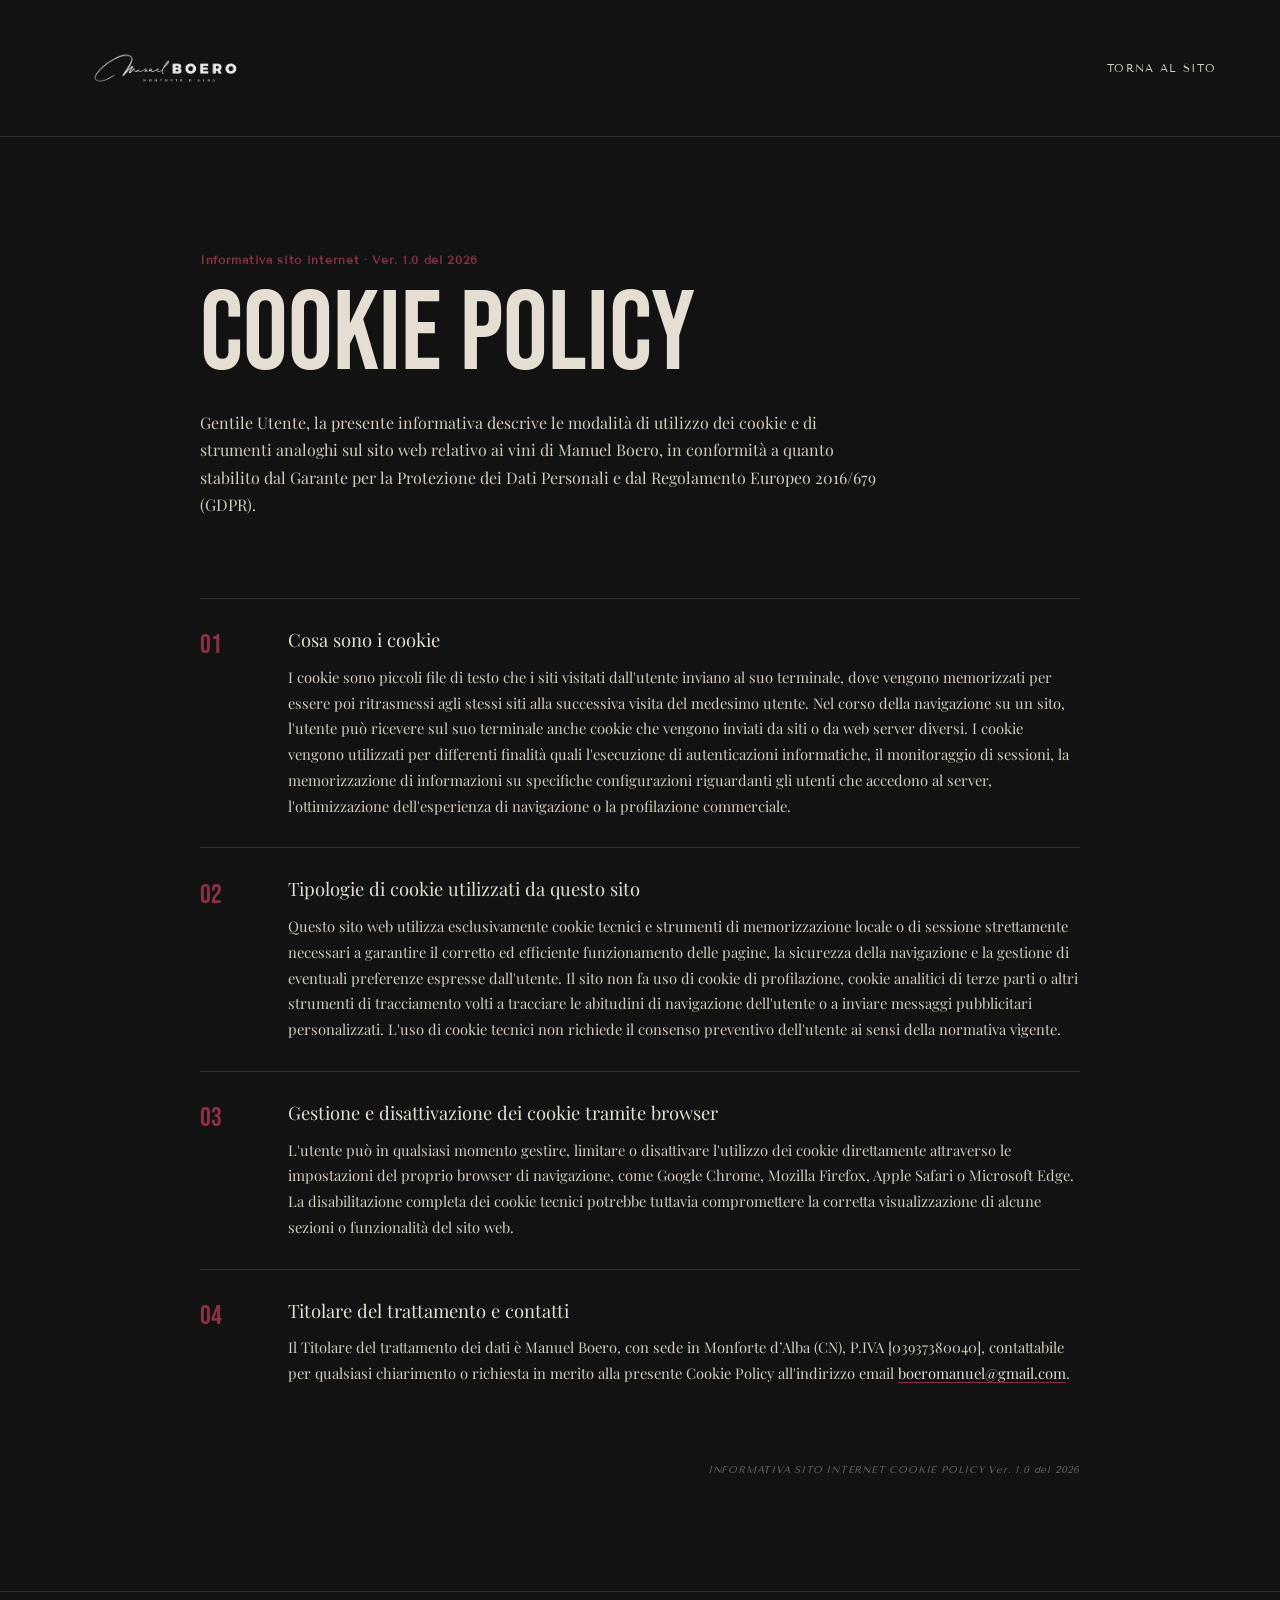
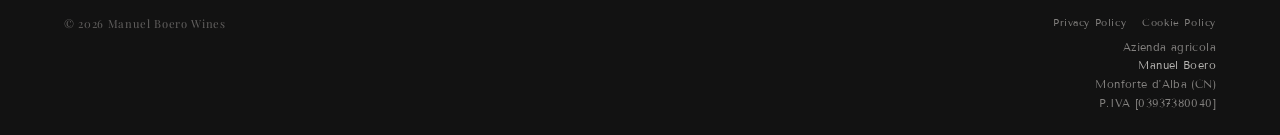
<file: cookie-policy.html>
<!DOCTYPE html>
<html lang="it">
<head>
  <meta charset="UTF-8" />
  <meta name="viewport" content="width=device-width, initial-scale=1.0" />
  <meta name="description" content="Informativa sull'uso dei cookie sul sito Manuel Boero Wines." />
  <meta name="robots" content="index, follow" />
  <title>Cookie Policy — Manuel Boero Wines</title>
  <link rel="preconnect" href="https://fonts.googleapis.com" />
  <link rel="preconnect" href="https://fonts.gstatic.com" crossorigin />
  <link href="https://fonts.googleapis.com/css2?family=Bebas+Neue&family=Playfair+Display:ital,wght@0,400;0,700;1,400&family=Tenor+Sans&family=Jost:wght@300;400;500&display=swap" rel="stylesheet" />
  <link rel="stylesheet" href="style.css" />
</head>
<body class="privacy-page">
  <header class="privacy-header">
    <a href="index.html#hero" aria-label="Torna al sito Manuel Boero Wines">
      <img class="privacy-logo" src="photos/manuel-boero-logo-white.png" alt="Manuel Boero — Monforte d'Alba" />
    </a>
    <a class="privacy-back" href="index.html#hero">Torna al sito</a>
  </header>

  <main class="privacy-main">
    <p class="privacy-kicker">Informativa sito internet · Ver. 1.0 del 2026</p>
    <h1 class="privacy-title">Cookie Policy</h1>
    <p class="privacy-lead">Gentile Utente, la presente informativa descrive le modalità di utilizzo dei cookie e di strumenti analoghi sul sito web relativo ai vini di Manuel Boero, in conformità a quanto stabilito dal Garante per la Protezione dei Dati Personali e dal Regolamento Europeo 2016/679 (GDPR).</p>

    <section class="privacy-section" aria-labelledby="cookie-definition">
      <span class="privacy-number" aria-hidden="true">01</span>
      <div>
        <h2 id="cookie-definition">Cosa sono i cookie</h2>
        <p>I cookie sono piccoli file di testo che i siti visitati dall'utente inviano al suo terminale, dove vengono memorizzati per essere poi ritrasmessi agli stessi siti alla successiva visita del medesimo utente. Nel corso della navigazione su un sito, l'utente può ricevere sul suo terminale anche cookie che vengono inviati da siti o da web server diversi. I cookie vengono utilizzati per differenti finalità quali l'esecuzione di autenticazioni informatiche, il monitoraggio di sessioni, la memorizzazione di informazioni su specifiche configurazioni riguardanti gli utenti che accedono al server, l'ottimizzazione dell'esperienza di navigazione o la profilazione commerciale.</p>
      </div>
    </section>

    <section class="privacy-section" aria-labelledby="cookie-types">
      <span class="privacy-number" aria-hidden="true">02</span>
      <div>
        <h2 id="cookie-types">Tipologie di cookie utilizzati da questo sito</h2>
        <p>Questo sito web utilizza esclusivamente cookie tecnici e strumenti di memorizzazione locale o di sessione strettamente necessari a garantire il corretto ed efficiente funzionamento delle pagine, la sicurezza della navigazione e la gestione di eventuali preferenze espresse dall'utente. Il sito non fa uso di cookie di profilazione, cookie analitici di terze parti o altri strumenti di tracciamento volti a tracciare le abitudini di navigazione dell'utente o a inviare messaggi pubblicitari personalizzati. L'uso di cookie tecnici non richiede il consenso preventivo dell'utente ai sensi della normativa vigente.</p>
      </div>
    </section>

    <section class="privacy-section" aria-labelledby="cookie-management">
      <span class="privacy-number" aria-hidden="true">03</span>
      <div>
        <h2 id="cookie-management">Gestione e disattivazione dei cookie tramite browser</h2>
        <p>L'utente può in qualsiasi momento gestire, limitare o disattivare l'utilizzo dei cookie direttamente attraverso le impostazioni del proprio browser di navigazione, come Google Chrome, Mozilla Firefox, Apple Safari o Microsoft Edge. La disabilitazione completa dei cookie tecnici potrebbe tuttavia compromettere la corretta visualizzazione di alcune sezioni o funzionalità del sito web.</p>
      </div>
    </section>

    <section class="privacy-section" aria-labelledby="cookie-controller">
      <span class="privacy-number" aria-hidden="true">04</span>
      <div>
        <h2 id="cookie-controller">Titolare del trattamento e contatti</h2>
        <p>Il Titolare del trattamento dei dati è Manuel Boero, con sede in Monforte d’Alba (CN), P.IVA [03937380040], contattabile per qualsiasi chiarimento o richiesta in merito alla presente Cookie Policy all'indirizzo email <a href="mailto:boeromanuel@gmail.com">boeromanuel@gmail.com</a>.</p>
      </div>
    </section>

    <p class="privacy-version"><em>INFORMATIVA SITO INTERNET COOKIE POLICY Ver. 1.0 del 2026</em></p>
  </main>

  <footer class="privacy-footer">
    <div class="footer-inner">
      <div class="footer-brand">
        <p class="footer-copy">© 2026 Manuel Boero Wines</p>
      </div>
      <div class="footer-meta">
        <nav class="footer-legal-links" aria-label="Informative legali">
          <a class="footer-privacy" href="privacy-policy.html">Privacy Policy</a>
          <a class="footer-privacy" href="cookie-policy.html">Cookie Policy</a>
        </nav>
        <address class="footer-address">
          <span>Azienda agricola</span>
          <strong>Manuel Boero</strong>
          <span>Monforte d'Alba (CN)</span>
          <span>P.IVA [03937380040]</span>
        </address>
      </div>
    </div>
  </footer>
</body>
</html>
</file>
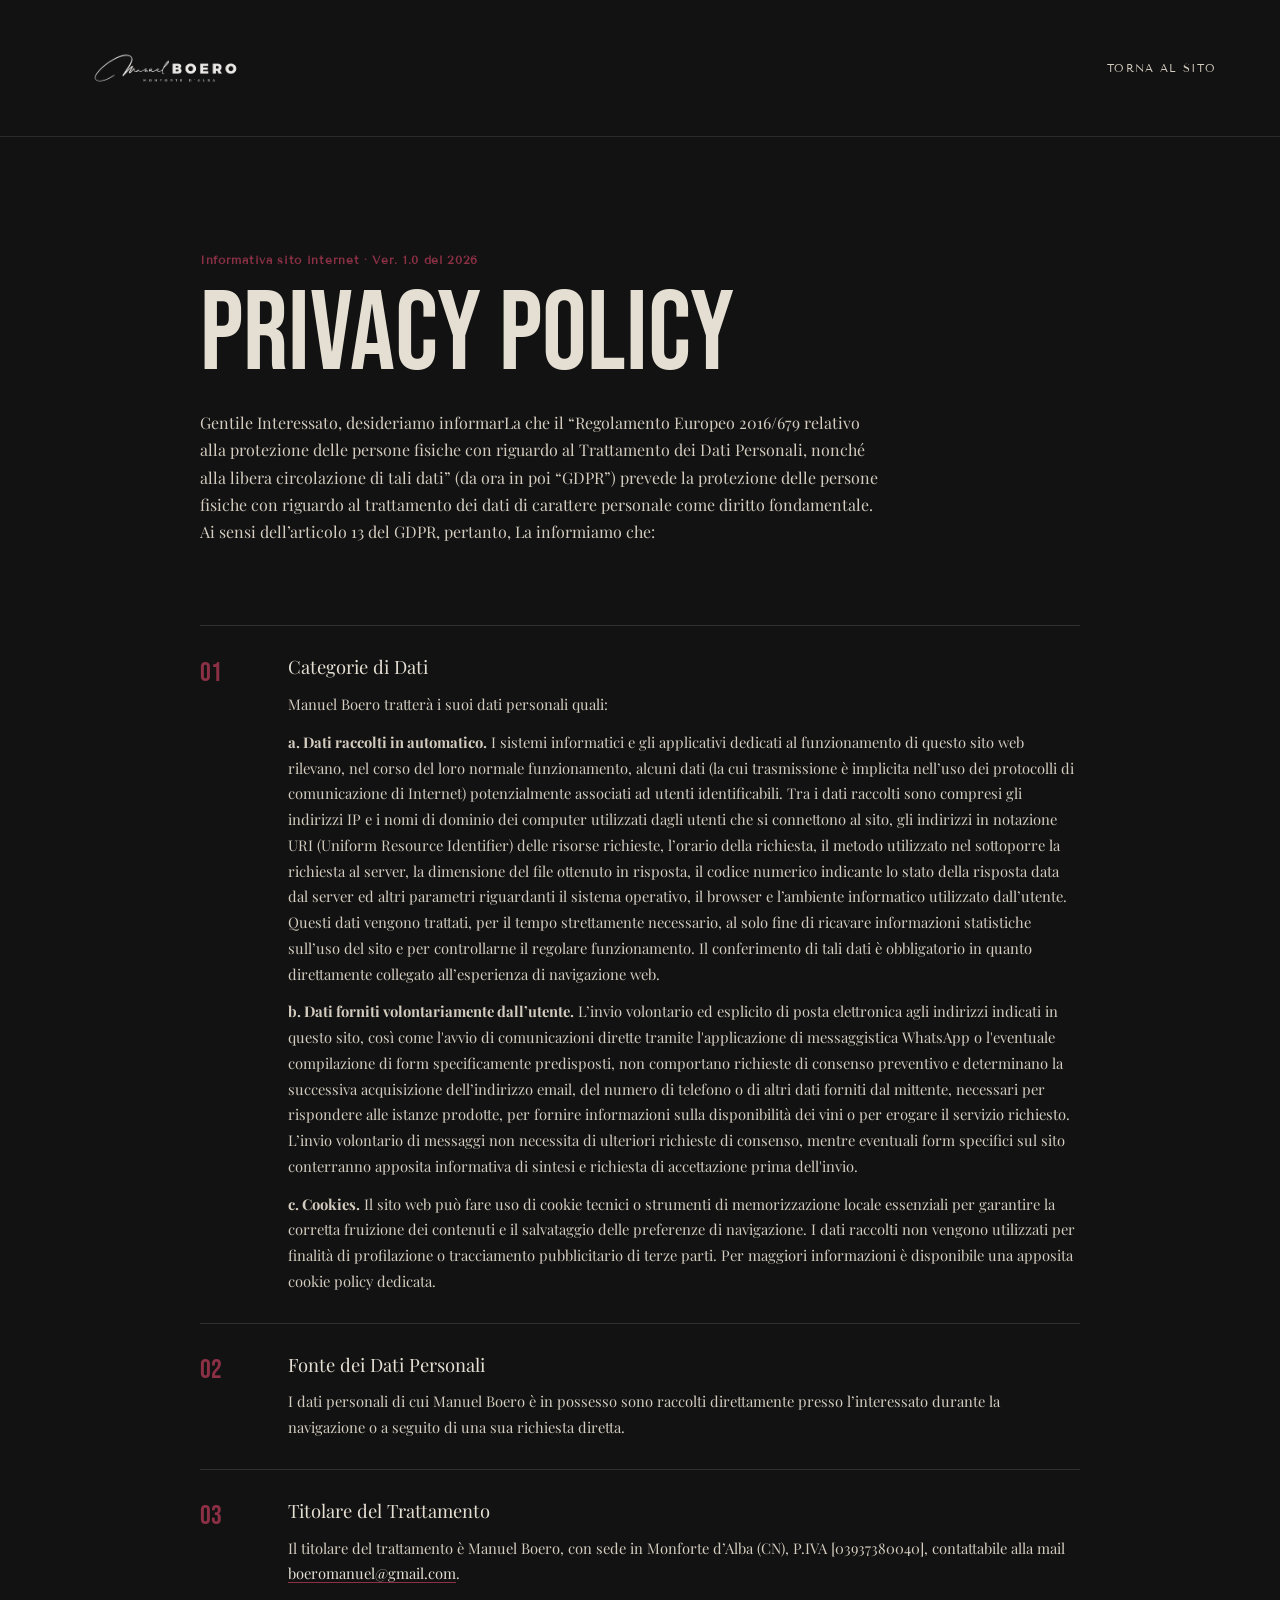
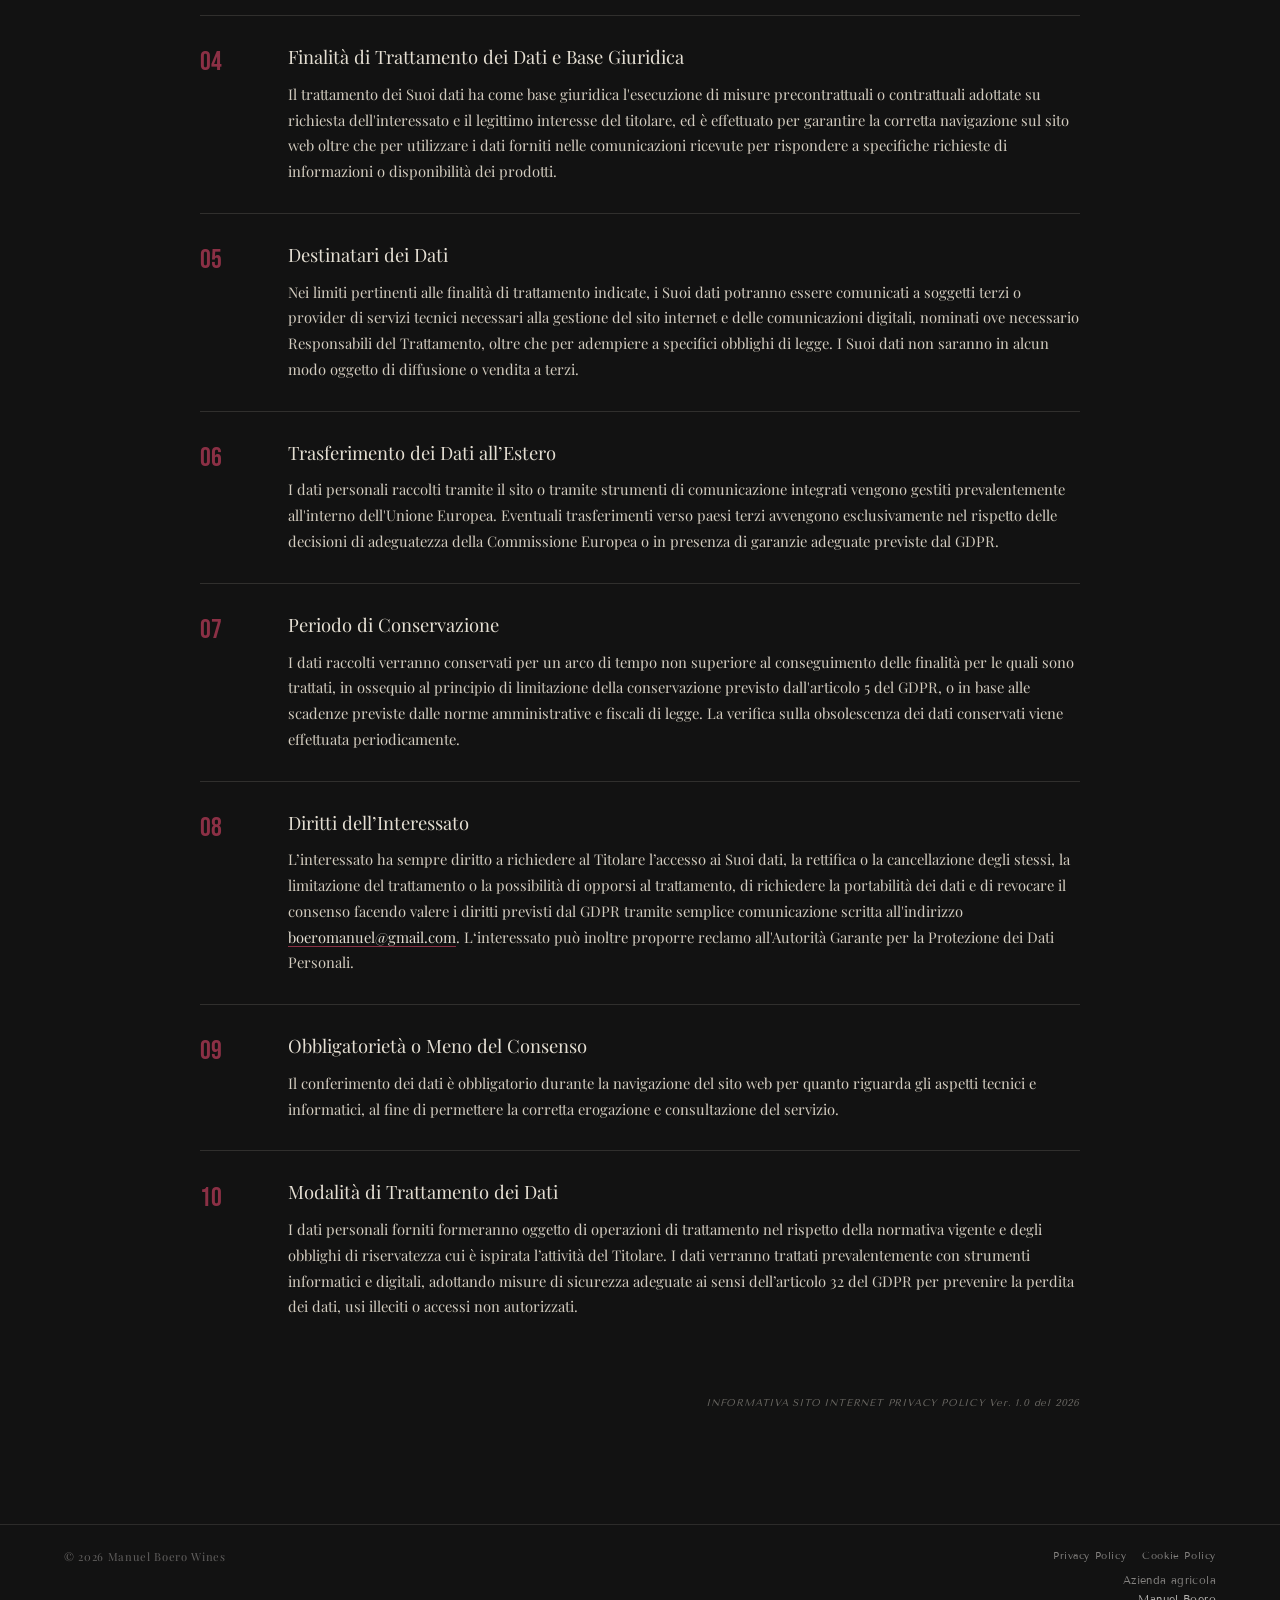
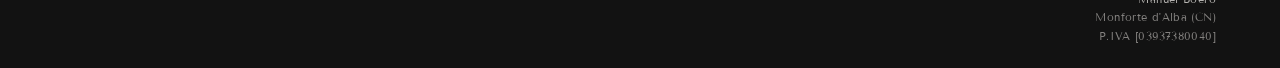
<file: privacy-policy.html>
<!DOCTYPE html>
<html lang="it">
<head>
  <meta charset="UTF-8" />
  <meta name="viewport" content="width=device-width, initial-scale=1.0" />
  <meta name="description" content="Informativa sul trattamento dei dati personali del sito Manuel Boero Wines ai sensi del Regolamento UE 2016/679 (GDPR)." />
  <meta name="robots" content="index, follow" />
  <title>Privacy Policy — Manuel Boero Wines</title>
  <link rel="preconnect" href="https://fonts.googleapis.com" />
  <link rel="preconnect" href="https://fonts.gstatic.com" crossorigin />
  <link href="https://fonts.googleapis.com/css2?family=Bebas+Neue&family=Playfair+Display:ital,wght@0,400;0,700;1,400&family=Tenor+Sans&family=Jost:wght@300;400;500&display=swap" rel="stylesheet" />
  <link rel="stylesheet" href="style.css" />
</head>
<body class="privacy-page">
  <header class="privacy-header">
    <a href="index.html#hero" aria-label="Torna al sito Manuel Boero Wines">
      <img class="privacy-logo" src="photos/manuel-boero-logo-white.png" alt="Manuel Boero — Monforte d'Alba" />
    </a>
    <a class="privacy-back" href="index.html#hero">Torna al sito</a>
  </header>

  <main class="privacy-main">
    <p class="privacy-kicker">Informativa sito internet · Ver. 1.0 del 2026</p>
    <h1 class="privacy-title">Privacy Policy</h1>
    <p class="privacy-lead">Gentile Interessato, desideriamo informarLa che il “Regolamento Europeo 2016/679 relativo alla protezione delle persone fisiche con riguardo al Trattamento dei Dati Personali, nonché alla libera circolazione di tali dati” (da ora in poi “GDPR”) prevede la protezione delle persone fisiche con riguardo al trattamento dei dati di carattere personale come diritto fondamentale. Ai sensi dell’articolo 13 del GDPR, pertanto, La informiamo che:</p>

    <section class="privacy-section" aria-labelledby="privacy-categories">
      <span class="privacy-number" aria-hidden="true">01</span>
      <div>
        <h2 id="privacy-categories">Categorie di Dati</h2>
        <p>Manuel Boero tratterà i suoi dati personali quali:</p>
        <p><strong>a. Dati raccolti in automatico.</strong> I sistemi informatici e gli applicativi dedicati al funzionamento di questo sito web rilevano, nel corso del loro normale funzionamento, alcuni dati (la cui trasmissione è implicita nell’uso dei protocolli di comunicazione di Internet) potenzialmente associati ad utenti identificabili. Tra i dati raccolti sono compresi gli indirizzi IP e i nomi di dominio dei computer utilizzati dagli utenti che si connettono al sito, gli indirizzi in notazione URI (Uniform Resource Identifier) delle risorse richieste, l’orario della richiesta, il metodo utilizzato nel sottoporre la richiesta al server, la dimensione del file ottenuto in risposta, il codice numerico indicante lo stato della risposta data dal server ed altri parametri riguardanti il sistema operativo, il browser e l’ambiente informatico utilizzato dall’utente. Questi dati vengono trattati, per il tempo strettamente necessario, al solo fine di ricavare informazioni statistiche sull’uso del sito e per controllarne il regolare funzionamento. Il conferimento di tali dati è obbligatorio in quanto direttamente collegato all’esperienza di navigazione web.</p>
        <p><strong>b. Dati forniti volontariamente dall’utente.</strong> L’invio volontario ed esplicito di posta elettronica agli indirizzi indicati in questo sito, così come l'avvio di comunicazioni dirette tramite l'applicazione di messaggistica WhatsApp o l'eventuale compilazione di form specificamente predisposti, non comportano richieste di consenso preventivo e determinano la successiva acquisizione dell’indirizzo email, del numero di telefono o di altri dati forniti dal mittente, necessari per rispondere alle istanze prodotte, per fornire informazioni sulla disponibilità dei vini o per erogare il servizio richiesto. L’invio volontario di messaggi non necessita di ulteriori richieste di consenso, mentre eventuali form specifici sul sito conterranno apposita informativa di sintesi e richiesta di accettazione prima dell'invio.</p>
        <p><strong>c. Cookies.</strong> Il sito web può fare uso di cookie tecnici o strumenti di memorizzazione locale essenziali per garantire la corretta fruizione dei contenuti e il salvataggio delle preferenze di navigazione. I dati raccolti non vengono utilizzati per finalità di profilazione o tracciamento pubblicitario di terze parti. Per maggiori informazioni è disponibile una apposita cookie policy dedicata.</p>
      </div>
    </section>

    <section class="privacy-section" aria-labelledby="privacy-source">
      <span class="privacy-number" aria-hidden="true">02</span>
      <div>
        <h2 id="privacy-source">Fonte dei Dati Personali</h2>
        <p>I dati personali di cui Manuel Boero è in possesso sono raccolti direttamente presso l’interessato durante la navigazione o a seguito di una sua richiesta diretta.</p>
      </div>
    </section>

    <section class="privacy-section" aria-labelledby="privacy-controller">
      <span class="privacy-number" aria-hidden="true">03</span>
      <div>
        <h2 id="privacy-controller">Titolare del Trattamento</h2>
        <p>Il titolare del trattamento è Manuel Boero, con sede in Monforte d’Alba (CN), P.IVA [03937380040], contattabile alla mail <a href="mailto:boeromanuel@gmail.com">boeromanuel@gmail.com</a>.</p>
      </div>
    </section>

    <section class="privacy-section" aria-labelledby="privacy-purpose">
      <span class="privacy-number" aria-hidden="true">04</span>
      <div>
        <h2 id="privacy-purpose">Finalità di Trattamento dei Dati e Base Giuridica</h2>
        <p>Il trattamento dei Suoi dati ha come base giuridica l'esecuzione di misure precontrattuali o contrattuali adottate su richiesta dell'interessato e il legittimo interesse del titolare, ed è effettuato per garantire la corretta navigazione sul sito web oltre che per utilizzare i dati forniti nelle comunicazioni ricevute per rispondere a specifiche richieste di informazioni o disponibilità dei prodotti.</p>
      </div>
    </section>

    <section class="privacy-section" aria-labelledby="privacy-recipients">
      <span class="privacy-number" aria-hidden="true">05</span>
      <div>
        <h2 id="privacy-recipients">Destinatari dei Dati</h2>
        <p>Nei limiti pertinenti alle finalità di trattamento indicate, i Suoi dati potranno essere comunicati a soggetti terzi o provider di servizi tecnici necessari alla gestione del sito internet e delle comunicazioni digitali, nominati ove necessario Responsabili del Trattamento, oltre che per adempiere a specifici obblighi di legge. I Suoi dati non saranno in alcun modo oggetto di diffusione o vendita a terzi.</p>
      </div>
    </section>

    <section class="privacy-section" aria-labelledby="privacy-transfer">
      <span class="privacy-number" aria-hidden="true">06</span>
      <div>
        <h2 id="privacy-transfer">Trasferimento dei Dati all’Estero</h2>
        <p>I dati personali raccolti tramite il sito o tramite strumenti di comunicazione integrati vengono gestiti prevalentemente all'interno dell'Unione Europea. Eventuali trasferimenti verso paesi terzi avvengono esclusivamente nel rispetto delle decisioni di adeguatezza della Commissione Europea o in presenza di garanzie adeguate previste dal GDPR.</p>
      </div>
    </section>

    <section class="privacy-section" aria-labelledby="privacy-retention">
      <span class="privacy-number" aria-hidden="true">07</span>
      <div>
        <h2 id="privacy-retention">Periodo di Conservazione</h2>
        <p>I dati raccolti verranno conservati per un arco di tempo non superiore al conseguimento delle finalità per le quali sono trattati, in ossequio al principio di limitazione della conservazione previsto dall'articolo 5 del GDPR, o in base alle scadenze previste dalle norme amministrative e fiscali di legge. La verifica sulla obsolescenza dei dati conservati viene effettuata periodicamente.</p>
      </div>
    </section>

    <section class="privacy-section" aria-labelledby="privacy-rights">
      <span class="privacy-number" aria-hidden="true">08</span>
      <div>
        <h2 id="privacy-rights">Diritti dell’Interessato</h2>
        <p>L’interessato ha sempre diritto a richiedere al Titolare l’accesso ai Suoi dati, la rettifica o la cancellazione degli stessi, la limitazione del trattamento o la possibilità di opporsi al trattamento, di richiedere la portabilità dei dati e di revocare il consenso facendo valere i diritti previsti dal GDPR tramite semplice comunicazione scritta all'indirizzo <a href="mailto:boeromanuel@gmail.com">boeromanuel@gmail.com</a>. L‘interessato può inoltre proporre reclamo all'Autorità Garante per la Protezione dei Dati Personali.</p>
      </div>
    </section>

    <section class="privacy-section" aria-labelledby="privacy-consent">
      <span class="privacy-number" aria-hidden="true">09</span>
      <div>
        <h2 id="privacy-consent">Obbligatorietà o Meno del Consenso</h2>
        <p>Il conferimento dei dati è obbligatorio durante la navigazione del sito web per quanto riguarda gli aspetti tecnici e informatici, al fine di permettere la corretta erogazione e consultazione del servizio.</p>
      </div>
    </section>

    <section class="privacy-section" aria-labelledby="privacy-methods">
      <span class="privacy-number" aria-hidden="true">10</span>
      <div>
        <h2 id="privacy-methods">Modalità di Trattamento dei Dati</h2>
        <p>I dati personali forniti formeranno oggetto di operazioni di trattamento nel rispetto della normativa vigente e degli obblighi di riservatezza cui è ispirata l’attività del Titolare. I dati verranno trattati prevalentemente con strumenti informatici e digitali, adottando misure di sicurezza adeguate ai sensi dell’articolo 32 del GDPR per prevenire la perdita dei dati, usi illeciti o accessi non autorizzati.</p>
      </div>
    </section>

    <p class="privacy-version"><em>INFORMATIVA SITO INTERNET PRIVACY POLICY Ver. 1.0 del 2026</em></p>
  </main>

  <footer class="privacy-footer">
    <div class="footer-inner">
      <div class="footer-brand">
        <p class="footer-copy">© 2026 Manuel Boero Wines</p>
      </div>
      <div class="footer-meta">
        <nav class="footer-legal-links" aria-label="Informative legali">
          <a class="footer-privacy" href="privacy-policy.html">Privacy Policy</a>
          <a class="footer-privacy" href="cookie-policy.html">Cookie Policy</a>
        </nav>
        <address class="footer-address">
          <span>Azienda agricola</span>
          <strong>Manuel Boero</strong>
          <span>Monforte d'Alba (CN)</span>
          <span>P.IVA [03937380040]</span>
        </address>
      </div>
    </div>
  </footer>
</body>
</html>
</file>
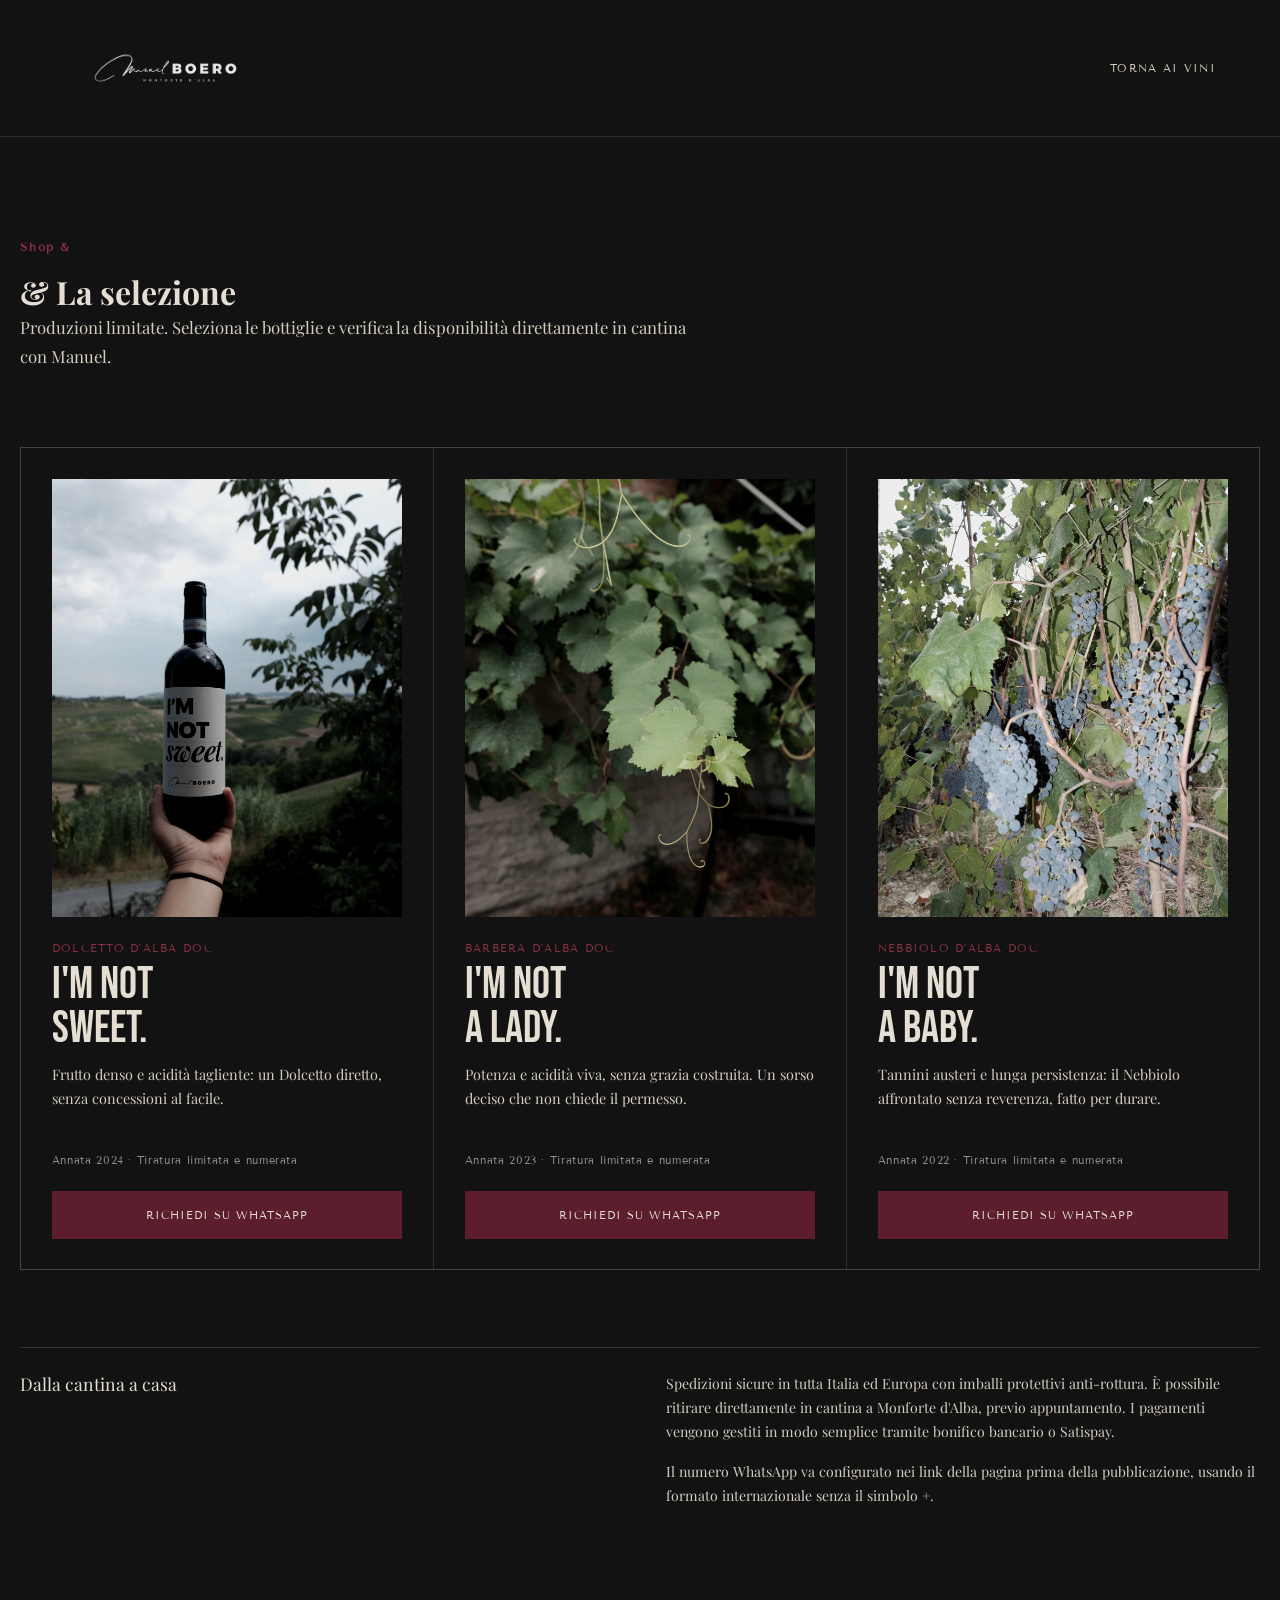
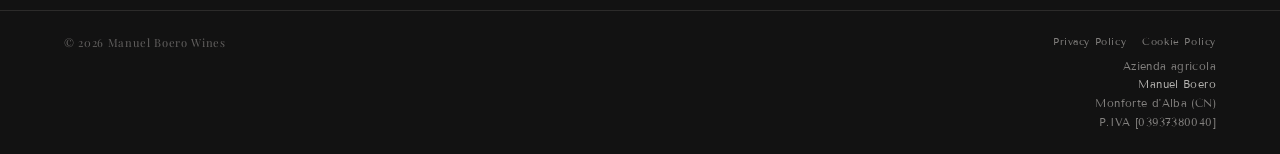
<file: shop.html>
<!DOCTYPE html>
<html lang="it">
<head>
  <meta charset="UTF-8" />
  <meta name="viewport" content="width=device-width, initial-scale=1.0" />
  <meta name="description" content="Le assegnazioni e la cantina di Manuel Boero: richiedi direttamente disponibilità per Dolcetto, Barbera, Nebbiolo e cassa mista." />
  <meta name="robots" content="index, follow" />
  <title>Le Assegnazioni &amp; La Cantina — Manuel Boero Wines</title>
  <link rel="preconnect" href="https://fonts.googleapis.com" />
  <link rel="preconnect" href="https://fonts.gstatic.com" crossorigin />
  <link href="https://fonts.googleapis.com/css2?family=Bebas+Neue&family=Playfair+Display:ital,wght@0,400;0,700;1,400&family=Tenor+Sans&family=Jost:wght@300;400;500&display=swap" rel="stylesheet" />
  <link href="https://fonts.googleapis.com/css2?family=Sorts+Mill+Goudy:ital@0;1&display=swap" rel="stylesheet" />
  <link rel="stylesheet" href="style.css" />
</head>
<body class="shop-page">
  <header class="shop-header">
    <a href="index.html#hero" aria-label="Torna al sito Manuel Boero Wines">
      <img class="shop-logo" src="photos/manuel-boero-logo-white.png" alt="Manuel Boero — Monforte d'Alba" />
    </a>
    <a class="shop-back" href="index.html#vini">Torna ai vini</a>
  </header>

  <main class="shop-main">
    <header class="shop-intro">
      <p class="shop-kicker">Shop &amp; </p>
      <h1 class="acquista-title"> &amp; La selezione</h1>
      <p class="shop-subtitle">Produzioni limitate. Seleziona le bottiglie e verifica la disponibilità direttamente in cantina con Manuel.</p>
    </header>

    <section class="shop-products" aria-label="Vini disponibili su richiesta">
      <article class="shop-product">
        <div class="shop-product__image">
          <img src="photos/wine/DSCF2088.JPG" alt="Bottiglia I'm Not Sweet, Dolcetto d'Alba" loading="lazy" />
        </div>
        <p class="shop-product__grape">Dolcetto d'Alba DOC</p>
        <h2>I'm Not<br/>Sweet.</h2>
        <p class="shop-product__description">Frutto denso e acidità tagliente: un Dolcetto diretto, senza concessioni al facile.</p>
        <p class="shop-product__details">Annata 2024 · Tiratura limitata e numerata</p>
        <a class="shop-wa" href="https://wa.me/NUMERO_TELEFONO?text=Ciao%20Manuel%2C%20vorrei%20informazioni%20sulla%20disponibilit%C3%A0%20di%20I%27m%20Not%20Sweet" target="_blank" rel="noopener noreferrer">Richiedi su WhatsApp</a>
      </article>

      <article class="shop-product">
        <div class="shop-product__image">
          <img src="photos/wine/DSCF2092.JPG" alt="Bottiglia I'm Not a Lady, Barbera d'Alba" loading="lazy" />
        </div>
        <p class="shop-product__grape">Barbera d'Alba DOC</p>
        <h2>I'm Not<br/>a Lady.</h2>
        <p class="shop-product__description">Potenza e acidità viva, senza grazia costruita. Un sorso deciso che non chiede il permesso.</p>
        <p class="shop-product__details">Annata 2023 · Tiratura limitata e numerata</p>
        <a class="shop-wa" href="https://wa.me/NUMERO_TELEFONO?text=Ciao%20Manuel%2C%20vorrei%20informazioni%20sulla%20disponibilit%C3%A0%20di%20I%27m%20Not%20a%20Lady" target="_blank" rel="noopener noreferrer">Richiedi su WhatsApp</a>
      </article>

      <article class="shop-product">
        <div class="shop-product__image">
          <img src="photos/wine/DSCF2093.JPG" alt="Bottiglia I'm Not a Baby, Nebbiolo d'Alba" loading="lazy" />
        </div>
        <p class="shop-product__grape">Nebbiolo d'Alba DOC</p>
        <h2>I'm Not<br/>a Baby.</h2>
        <p class="shop-product__description">Tannini austeri e lunga persistenza: il Nebbiolo affrontato senza reverenza, fatto per durare.</p>
        <p class="shop-product__details">Annata 2022 · Tiratura limitata e numerata</p>
        <a class="shop-wa" href="https://wa.me/NUMERO_TELEFONO?text=Ciao%20Manuel%2C%20vorrei%20informazioni%20sulla%20disponibilit%C3%A0%20di%20I%27m%20Not%20a%20Baby" target="_blank" rel="noopener noreferrer">Richiedi su WhatsApp</a>
      </article>
    </section>

    <section class="shop-services" aria-labelledby="shop-services-title">
      <h2 id="shop-services-title">Dalla cantina a casa</h2>
      <div>
        <p>Spedizioni sicure in tutta Italia ed Europa con imballi protettivi anti-rottura. È possibile ritirare direttamente in cantina a Monforte d'Alba, previo appuntamento. I pagamenti vengono gestiti in modo semplice tramite bonifico bancario o Satispay.</p>
        <p class="shop-contact-note">Il numero WhatsApp va configurato nei link della pagina prima della pubblicazione, usando il formato internazionale senza il simbolo +.</p>
      </div>
    </section>
  </main>

  <footer class="privacy-footer">
    <div class="footer-inner">
      <div class="footer-brand">
        <p class="footer-copy">© 2026 Manuel Boero Wines</p>
      </div>
      <div class="footer-meta">
        <nav class="footer-legal-links" aria-label="Informative legali">
          <a class="footer-privacy" href="privacy-policy.html">Privacy Policy</a>
          <a class="footer-privacy" href="cookie-policy.html">Cookie Policy</a>
        </nav>
        <address class="footer-address">
          <span>Azienda agricola</span>
          <strong>Manuel Boero</strong>
          <span>Monforte d'Alba (CN)</span>
          <span>P.IVA [03937380040]</span>
        </address>
      </div>
    </div>
  </footer>
</body>
</html>
</file>
<file: style.css>
/* ========================================================
   MANUEL BOERO WINES — STYLE.CSS
   Palette: Borgogna #5C1E2C · Grigio #2A2A2A · Bianco #F5F2EE
   ======================================================== */

/* ── RESET & ROOT ── */
*, *::before, *::after { box-sizing: border-box; margin: 0; padding: 0; }

:root {
  --burgundy:     #5C1E2C;
  --burgundy-dark:#3D0F1A;
  --burgundy-mid: #8B3045;
  --grey-dark:    #121212;
  --grey-mid:     #222222;
  --grey-light:   #9E968B;
  --cream:        #E5DFD3;
  --cream-dark:   #D3CCBF;
  --white:        #EAE5DC;

  --font-display: 'Bebas Neue', sans-serif;
  --font-serif:   'Playfair Display', serif;
  --font-sans:    'Tenor Sans', 'Jost', sans-serif;
  --font-body:    'Playfair Display', serif;

  --cinematic: saturate(0.72) contrast(1.08) brightness(0.93);
  --transition-smooth: cubic-bezier(0.25, 0.46, 0.45, 0.94);
}

html { scroll-behavior: smooth; }

body {
  font-family: var(--font-body);
  background: var(--grey-dark);
  color: var(--cream);
  overflow-x: hidden;
  -webkit-font-smoothing: antialiased;
}

img {
  display: block;
  width: 100%;
  height: 100%;
  object-fit: cover;
  filter: var(--cinematic);
}

/* ── REVEAL ANIMATIONS ── */
.reveal-up {
  animation: revealUp 0.9s var(--transition-smooth) forwards;
}
.reveal-scale {
  animation: revealScale 1s var(--transition-smooth) forwards;
}
@keyframes revealUp {
  from { opacity: 0; transform: translateY(30px); }
  to { opacity: 1; transform: translateY(0); }
}
@keyframes revealScale {
  from { opacity: 0; transform: scale(0.96); }
  to { opacity: 1; transform: scale(1); }
}

/* Elements revealed by JS scroll observer — VISIBLE BY DEFAULT FOR FAILSAFE UX */
.reveal-scroll,
.reveal-scroll-scale {
  opacity: 1;
  transform: none;
  transition: opacity 0.8s var(--transition-smooth), transform 0.8s var(--transition-smooth);
}

/* Progressive enhancement: hide prior to reveal ONLY when JS is active */
html.js-ready .reveal-scroll:not(.in-view) {
  opacity: 0;
  transform: translateY(32px);
}
html.js-ready .reveal-scroll-scale:not(.in-view) {
  opacity: 0;
  transform: scale(0.96);
}

/* ── AWARD WINNING PHOTO CURTAIN REVEAL ── */
.reveal-curtain {
  position: relative;
  overflow: hidden;
}
.reveal-curtain img {
  transform: scale(1.22);
  transition: transform 1.4s cubic-bezier(0.16, 1, 0.3, 1), filter 0.8s ease;
  will-change: transform;
}
.reveal-curtain::after {
  content: '';
  position: absolute;
  inset: 0;
  background: var(--grey-dark);
  transform: translateY(0);
  transition: transform 1.1s cubic-bezier(0.77, 0, 0.175, 1);
  pointer-events: none;
  z-index: 3;
}
.reveal-curtain.in-view img {
  transform: scale(1);
}
.reveal-curtain.in-view::after {
  transform: translateY(101%);
}

/* ── NAV ── */
.nav {
  position: fixed;
  top: 0; left: 0; right: 0;
  z-index: 100;
  display: flex;
  align-items: center;
  justify-content: space-between;
  padding: 1.4rem 3rem;
  transition: background 0.4s ease, padding 0.4s ease, backdrop-filter 0.4s ease;
}
.nav.scrolled {
  background: rgba(20, 20, 20, 0.92);
  backdrop-filter: blur(20px);
  padding: 0.8rem 3rem;
  border-bottom: 1px solid rgba(92, 30, 44, 0.3);
}
.nav-logo {
  display: flex;
  align-items: center;
}
.nav-logo-img {
  height: clamp(68px, 8.5vw, 94px);
  width: auto;
  object-fit: contain;
  filter: drop-shadow(0 4px 14px rgba(0,0,0,0.6));
  transition: transform 0.3s ease, opacity 0.3s ease;
}
.nav-logo-img:hover {
  transform: scale(1.03);
  opacity: 0.95;
}
.nav-links {
  list-style: none;
  display: flex;
  gap: 2.5rem;
}
.nav-links a {
  font-family: 'Tenor Sans', sans-serif;
  font-size: 0.78rem;
  font-weight: 500;
  letter-spacing: 0.16em;
  text-transform: uppercase;
  color: var(--cream);
  text-decoration: none;
  opacity: 0.8;
  transition: opacity 0.2s ease;
}
.nav-links a:hover { opacity: 1; }
.nav-burger {
  display: none;
  flex-direction: column;
  gap: 5px;
  background: none;
  border: none;
  cursor: pointer;
  padding: 4px;
}
.nav-burger span {
  display: block;
  width: 22px; height: 2px;
  background: var(--cream);
  border-radius: 2px;
  transition: 0.3s;
}

/* ── HERO FULLSCREEN STAGE ── */
.hero {
  position: relative;
  height: 100vh;
  min-height: 720px;
  overflow: hidden;
  display: flex;
  align-items: center;
}
.hero-bg {
  position: absolute;
  inset: 0;
  will-change: transform;
}
.hero-bg img {
  width: 100%;
  height: 115%;
  object-position: center 30%;
  transition: transform 0.1s linear;
}
.hero-overlay {
  position: absolute;
  inset: 0;
  background: radial-gradient(
    circle at center,
    rgba(14, 5, 8, 0.45) 0%,
    rgba(14, 5, 8, 0.85) 85%
  );
}
.hero-content {
  position: relative;
  z-index: 2;
  padding: 0 5vw;
  max-width: 1000px;
}
.hero-content--hero-stage {
  display: flex;
  flex-direction: column;
  align-items: center;
  text-align: center;
  margin: 0 auto;
  width: 100%;
}
.hero-logo-main {
  margin: 0 0 2.5rem 0;
  display: flex;
  justify-content: center;
  width: 100%;
}
.hero-logo-large,
.animated-logo-svg {
  width: min(85vw, 820px);
  height: auto;
  object-fit: contain;
  color: var(--cream);
  filter: drop-shadow(0 18px 45px rgba(0, 0, 0, 0.85));
}

/* ── LIVE HANDWRITING ANIMATION: BOERO FIRST, THEN MANUEL HANDWRITING ── */
.logo-text-group {
  opacity: 0;
  transform: translateY(8px);
  animation: fadeInLogoText 1.0s cubic-bezier(0.25, 0.46, 0.45, 0.94) forwards;
  animation-delay: 0.2s;
}

@keyframes fadeInLogoText {
  to {
    opacity: 1;
    transform: translateY(0);
  }
}

.pen-writing-stroke {
  stroke-dasharray: 1600;
  stroke-dashoffset: 1600;
  animation: writeSignature 3.6s cubic-bezier(0.35, 0, 0.25, 1) forwards;
  animation-delay: 1.2s;
}

@keyframes writeSignature {
  to {
    stroke-dashoffset: 0;
  }
}

/* Ensure full, 100% unmasked logo on animation completion */
.logo-signature-group {
  animation: releaseMask 0.1s forwards;
  animation-delay: 4.9s;
}

@keyframes releaseMask {
  to {
    mask: none;
    -webkit-mask: none;
  }
}
.hero-sub {
  font-family: var(--font-body);
  font-size: 1.1rem;
  font-weight: 300;
  letter-spacing: 0.05em;
  color: var(--cream-dark);
  max-width: 440px;
  line-height: 1.45;
  margin-bottom: 2.5rem;
}
.btn-primary {
  display: inline-block;
  font-family: var(--font-sans);
  font-size: 0.75rem;
  font-weight: 400;
  letter-spacing: 0.22em;
  text-transform: uppercase;
  color: var(--cream);
  background: var(--burgundy);
  padding: 1.1rem 2.8rem;
  text-decoration: none;
  border: 1px solid var(--burgundy);
  transition: background 0.3s ease, color 0.3s ease, transform 0.2s ease, border-color 0.3s ease;
}
.btn-primary:hover {
  background: transparent;
  color: var(--cream);
  border-color: var(--cream);
  transform: translateY(-2px);
}
.hero-scroll-cue {
  position: absolute;
  bottom: 2.5rem;
  left: 5vw;
  z-index: 2;
  display: flex;
  align-items: center;
  gap: 1rem;
  font-size: 0.65rem;
  letter-spacing: 0.2em;
  text-transform: uppercase;
  color: rgba(245, 242, 238, 0.5);
}
.scroll-line {
  width: 60px;
  height: 1px;
  background: rgba(245, 242, 238, 0.35);
  position: relative;
  overflow: hidden;
}
.scroll-line::after {
  content: '';
  position: absolute;
  top: 0; left: -100%;
  width: 100%; height: 100%;
  background: var(--burgundy-mid);
  animation: scrollPulse 2s ease infinite;
}
@keyframes scrollPulse {
  0%  { left: -100%; }
  50% { left: 100%; }
  100%{ left: 100%; }
}

/* ── STATEMENT TICKER ── */
.statement {
  background: var(--burgundy);
  padding: 1rem 0;
  overflow: hidden;
  white-space: nowrap;
}
.statement-track {
  display: flex;
  width: max-content;
  animation: ticker 28s linear infinite;
  font-family: var(--font-display);
  font-size: 1.1rem;
  letter-spacing: 0.15em;
  color: rgba(245, 242, 238, 0.85);
}
.statement-group {
  display: flex;
  flex: none;
  align-items: center;
}
.statement-group span:not(:last-child)::after {
  content: '·';
  margin-inline: 2rem;
}
.statement-group span:last-child {
  padding-right: 4rem;
}
@keyframes ticker {
  from { transform: translateX(0); }
  to   { transform: translateX(-25%); }
}

/* ── INTRO SPLIT ── */
.intro {
  display: grid;
  grid-template-columns: 1fr 1fr;
  min-height: 90vh;
  background: var(--grey-dark);
}
.intro-text {
  padding: clamp(4rem, 8vw, 8rem) clamp(3rem, 6vw, 6rem);
  display: flex;
  flex-direction: column;
  justify-content: center;
}
.section-label {
  font-family: var(--font-sans);
  font-size: 0.68rem;
  font-weight: 600;
  letter-spacing: 0.24em;
  text-transform: uppercase;
  color: var(--burgundy-mid);
  margin-bottom: 1.5rem;
}
.section-label--light {
  color: rgba(245, 242, 238, 0.55);
}
.intro-headline {
  font-family: var(--font-display);
  font-size: clamp(3rem, 5.5vw, 5.5rem);
  line-height: 1.05;
  color: var(--cream);
  margin-bottom: 2rem;
}
.intro-headline em {
  font-family: var(--font-serif);
  font-size: 0.85em;
  font-style: italic;
  color: var(--burgundy-mid);
}
.intro-body {
  font-family: var(--font-serif);
  font-size: 0.96rem;
  font-weight: 500;
  font-style: normal;
  line-height: 1.55;
  color: var(--cream-dark);
  max-width: 480px;
}
.intro-image {
  overflow: hidden;
}

/* ── WINES SECTION ── */
.wines-section {
  background: var(--grey-mid);
  padding: clamp(5rem, 10vw, 10rem) 0 0;
}
.wines-header {
  text-align: center;
  padding: 0 2rem clamp(5rem, 8vw, 8rem);
}
.intro-text .section-label,
.wines-header .section-label,
.vendemmia-intro .section-label,
.bottles-cta__content .section-label,
.contact-text .section-label,
.where-to-find__heading .section-label {
  font-size: 0.78rem;
  font-weight: 600;
  margin-bottom: 1.5rem;
}
.wines-headline {
  font-family: var(--font-display);
  font-size: clamp(5rem, 11vw, 11rem);
  line-height: 1;
  color: var(--cream);
}
.wine-bottle-flight {
  position: fixed;
  top: 50%;
  left: 0;
  z-index: 30;
  width: clamp(180px, 20vw, 270px);
  aspect-ratio: 4163 / 7167;
  opacity: 0;
  pointer-events: none;
  transform: translate3d(-150%, -50%, 0);
  will-change: transform;
}
.wine-bottle-flight img {
  width: 100%;
  height: 100%;
  object-fit: contain;
  filter: none;
}
body.bottle-motions-paused .wine-bottle-flight {
  display: none;
}

.wine-card {
  display: grid;
  grid-template-columns: 1fr 1fr;
  min-height: 70vh;
}
.wine-card--reverse {
  direction: rtl;
}
.wine-card--reverse > * { direction: ltr; }

.wine-card__image {
  overflow: hidden;
  position: relative;
}
.wine-card__image img {
  width: 100%;
  height: 100%;
  transition: transform 0.8s var(--transition-smooth);
}
.wine-card:hover .wine-card__image img {
  transform: scale(1.04);
}

.wine-card__content {
  padding: clamp(3rem, 6vw, 6rem);
  display: flex;
  flex-direction: column;
  justify-content: center;
  background: var(--grey-dark);
}
.wine-number {
  font-family: var(--font-display);
  font-size: 5rem;
  line-height: 1;
  color: var(--burgundy-mid);
  display: block;
  margin-bottom: 0;
}
.wine-grape {
  font-family: var(--font-display);
  font-size: 1.6rem;
  letter-spacing: 0.02em;
  color: var(--burgundy-mid);
  margin-bottom: 2.5rem;
}
.wine-name {
  font-family: var(--font-display);
  font-size: clamp(3rem, 5vw, 5rem);
  line-height: 0.9;
  color: var(--cream);
  margin-bottom: 1.5rem;
}
.wine-name strong {
  font-family: var(--font-serif);
  font-style: italic;
  font-weight: 400;
  font-size: 0.85em;
  color: var(--cream);
}
.wine-desc {
  font-family: var(--font-serif);
  font-size: 0.96rem;
  font-weight: 400;
  line-height: 1.55;
  color: var(--cream-dark);
  margin-bottom: 1rem;
  max-width: 420px;
}
.wine-contact-cta {
  align-self: flex-start;
  margin-bottom: 1.5rem;
}
.wine-details {
  display: flex;
  flex-direction: column;
  gap: 0.15rem;
}
.wine-details span {
  font-family: var(--font-serif);
  font-size: 0.96rem;
  font-weight: 400;
  line-height: 1.35;
  letter-spacing: 0.02em;
  color: rgba(234, 229, 220, 0.68);
}

/* ── VENDEMMIA STORY ── */
.vendemmia {
  background: var(--grey-dark);
  padding: 0 0 clamp(5rem, 10vw, 10rem);
}
.vendemmia-intro {
  text-align: center;
  padding: 3rem 2rem clamp(1.5rem, 3vw, 3rem);
  background: var(--grey-mid);
}
.vendemmia-headline {
  font-family: var(--font-display);
  font-size: clamp(4.5rem, 10vw, 10rem);
  line-height: 1;
  color: var(--cream);
}
.vendemmia-headline em {
  font-family: var(--font-serif);
  font-style: italic;
  font-size: 0.65em;
  color: var(--burgundy-mid);
}

.vslide {
  display: grid;
  grid-template-columns: 1.2fr 1fr;
  min-height: 80vh;
  margin-bottom: 2px;
}
.vslide--right {
  grid-template-columns: 1fr 1.2fr;
}
.vslide--right .vslide__img { order: 2; }
.vslide--right .vslide__caption { order: 1; }

.vslide__img {
  overflow: hidden;
  position: relative;
}
.vslide__img img {
  width: 100%;
  height: 100%;
  transition: transform 1.2s var(--transition-smooth);
}
.vslide:hover .vslide__img img {
  transform: scale(1.03);
}

.vslide__caption {
  padding: clamp(3rem, 6vw, 6rem) clamp(3rem, 5vw, 5rem);
  display: flex;
  flex-direction: column;
  justify-content: center;
  background: var(--grey-dark);
}
.caption-num {
  font-family: var(--font-display);
  font-size: 6rem;
  line-height: 1;
  color: var(--burgundy-dark);
  display: block;
  margin-bottom: 0.5rem;
}
.vslide__caption h3 {
  font-family: var(--font-serif);
  font-size: clamp(1.8rem, 3vw, 2.8rem);
  font-style: italic;
  color: var(--cream);
  margin-bottom: 1.5rem;
}
.vslide__caption p {
  font-family: var(--font-serif);
  font-size: 0.97rem;
  font-weight: 400;
  line-height: 1.6;
  color: var(--cream-dark);
  max-width: 450px;
}

.vendemmia-close {
  text-align: center;
  padding: clamp(4rem, 8vw, 8rem) 2rem;
  background: var(--burgundy-dark);
}
.v-close-text {
  font-family: var(--font-serif);
  font-style: italic;
  font-size: clamp(1.4rem, 3vw, 2.2rem);
  line-height: 1.38;
  color: var(--cream);
  max-width: 760px;
  margin: 0 auto 2rem;
}
.v-close-sig {
  font-size: 0.72rem;
  letter-spacing: 0.18em;
  text-transform: uppercase;
  color: var(--burgundy-mid);
}

/* ── GALLERY ── */
.gallery {
  background: var(--grey-dark);
  padding: 2px;
}
.gallery-grid {
  display: grid;
  grid-template-columns: repeat(3, 1fr);
  grid-template-rows: 400px 400px;
  gap: 2px;
}
.gallery-item {
  overflow: hidden;
  position: relative;
}
.gallery-item img {
  width: 100%;
  height: 100%;
  transition: transform 0.8s var(--transition-smooth), filter 0.6s ease;
}
.gallery-item:hover img {
  transform: scale(1.06);
  filter: saturate(0.9) contrast(1.05) brightness(0.97);
}
.gallery-item--tall {
  grid-row: span 2;
}
.gallery-item--wide {
  grid-column: span 2;
}

.where-to-find {
  background: var(--grey-mid);
  padding: clamp(5rem, 9vw, 9rem) clamp(2rem, 7vw, 7rem);
}
.where-to-find__inner {
  max-width: 1200px;
  margin: 0 auto;
  display: grid;
  grid-template-columns: 1fr 1fr;
  align-items: center;
  gap: clamp(3rem, 8vw, 8rem);
}
.where-to-find__title {
  font-family: var(--font-display);
  font-size: clamp(4rem, 8vw, 8rem);
  line-height: 0.8;
  color: var(--cream);
}
.where-to-find__title em {
  font-family: var(--font-serif);
  font-size: 0.72em;
  font-style: italic;
  color: var(--burgundy-mid);
}
.where-to-find__content p {
  max-width: 500px;
  margin-bottom: 2rem;
  color: var(--cream-dark);
  font-family: var(--font-serif);
  font-size: 1.05rem;
  line-height: 1.65;
}

/* ── BOTTLES CTA ── */
.bottles-cta {
  position: relative;
  min-height: 75vh;
  display: flex;
  align-items: center;
  overflow: hidden;
}
.bottles-cta__bg {
  position: absolute;
  inset: 0;
}
.bottles-cta__bg img {
  width: 100%;
  height: 100%;
  object-position: center;
}
.bottles-cta__overlay {
  position: absolute;
  inset: 0;
  background: linear-gradient(
    90deg,
    rgba(14, 5, 8, 0.88) 0%,
    rgba(14, 5, 8, 0.5) 60%,
    rgba(14, 5, 8, 0.25) 100%
  );
}
.bottles-cta__content {
  position: relative;
  z-index: 2;
  padding: clamp(4rem, 8vw, 8rem) clamp(3rem, 7vw, 7rem);
  max-width: 600px;
}
.bottles-headline {
  font-family: var(--font-display);
  font-size: clamp(4rem, 7vw, 7rem);
  line-height: 1;
  color: var(--cream);
  margin: 0 0 1.5rem;
}
.bottles-sub {
  font-family: var(--font-serif);
  font-size: 1rem;
  font-weight: 400;
  line-height: 1.55;
  color: var(--cream-dark);
  opacity: 0.9;
  max-width: 440px;
  margin-bottom: 2.5rem;
}
.btn-outline {
  display: inline-block;
  font-family: var(--font-body);
  font-size: 0.75rem;
  font-weight: 500;
  letter-spacing: 0.2em;
  text-transform: uppercase;
  color: var(--cream);
  background: transparent;
  padding: 1rem 2.5rem;
  text-decoration: none;
  border: 1px solid rgba(245, 242, 238, 0.5);
  transition: background 0.3s ease, border-color 0.3s ease, transform 0.2s ease;
}
.btn-outline:hover {
  background: var(--burgundy);
  border-color: var(--burgundy);
  transform: translateY(-2px);
}

/* ── CONTACT ── */
.contact {
  background: var(--grey-mid);
  padding: clamp(5rem, 10vw, 10rem) 0;
}
.contact-inner {
  display: grid;
  grid-template-columns: 1fr 1fr;
  gap: clamp(3rem, 6vw, 6rem);
  max-width: 1200px;
  margin: 0 auto;
  padding: 0 clamp(2rem, 5vw, 5rem);
}
.contact-headline {
  font-family: var(--font-display);
  font-size: clamp(3.5rem, 6vw, 6rem);
  line-height: 1.0;
  color: var(--cream);
  margin: 0 0 1.5rem;
}
.contact-body {
  font-family: var(--font-serif);
  font-size: 0.96rem;
  font-weight: 400;
  line-height: 1.55;
  color: var(--cream-dark);
  max-width: 420px;
  margin-bottom: 2.5rem;
}
.contact-info {
  display: flex;
  flex-direction: column;
  gap: 0.75rem;
}
.contact-link {
  font-family: var(--font-body);
  font-size: 0.82rem;
  letter-spacing: 0.1em;
  text-transform: uppercase;
  color: var(--cream);
  text-decoration: none;
  display: flex;
  align-items: center;
  gap: 0.75rem;
  transition: color 0.2s ease;
}
#contactEmailLink {
  text-transform: none;
}
.contact-link--instagram {
  text-transform: none;
}
.contact-link--instagram::before {
  content: none;
}
.instagram-icon {
  width: 17px;
  height: 17px;
  flex: none;
  fill: none;
  stroke: currentColor;
  stroke-width: 1.6;
}
.instagram-icon__dot {
  fill: currentColor;
  stroke: none;
}
.contact-link::before {
  content: '→';
  color: var(--burgundy-mid);
}
.contact-link:hover { color: var(--burgundy-mid); }

.contact-form {
  display: flex;
  flex-direction: column;
  gap: 1.5rem;
}
.form-group {
  display: flex;
  flex-direction: column;
  gap: 0.4rem;
}
.form-group label {
  font-size: 0.68rem;
  letter-spacing: 0.2em;
  text-transform: uppercase;
  color: rgba(245, 242, 238, 0.5);
}
.form-group input,
.form-group textarea {
  background: rgba(245, 242, 238, 0.05);
  border: 1px solid rgba(245, 242, 238, 0.1);
  color: var(--cream);
  font-family: var(--font-body);
  font-size: 0.9rem;
  font-weight: 300;
  padding: 0.85rem 1rem;
  outline: none;
  transition: border-color 0.3s ease;
  resize: vertical;
}
.form-group input::placeholder,
.form-group textarea::placeholder {
  color: rgba(245, 242, 238, 0.25);
}
.form-group input:focus,
.form-group textarea:focus {
  border-color: var(--burgundy-mid);
}

/* ── FOOTER ── */
.footer {
  background: var(--burgundy-dark);
  padding: 3rem clamp(2rem, 5vw, 5rem);
}
.footer-inner {
  max-width: 1200px;
  margin: 0 auto;
  display: grid;
  grid-template-columns: minmax(0, 1fr) auto;
  align-items: start;
  gap: 2rem;
}
.footer-copy, .footer-craft {
  font-size: 0.7rem;
  color: rgba(245, 242, 238, 0.35);
  letter-spacing: 0.06em;
  text-align: left;
}
.footer-brand {
  display: flex;
  flex-direction: column;
  align-items: flex-start;
  gap: 0.55rem;
}
.footer-meta {
  display: flex;
  flex-direction: column;
  align-items: flex-end;
  gap: 0.6rem;
}
.footer-legal-links {
  display: flex;
  flex-wrap: wrap;
  justify-content: flex-end;
  gap: 1rem;
}
.footer-address {
  display: flex;
  flex-direction: column;
  gap: 0.15rem;
  color: rgba(245, 242, 238, 0.5);
  font-style: normal;
  font-family: var(--font-sans);
  font-size: 0.68rem;
  font-weight: 400;
  letter-spacing: 0.035em;
  line-height: 1.5;
  text-align: right;
}
.footer-address strong {
  color: rgba(245, 242, 238, 0.72);
  font-weight: 500;
}
.footer-privacy {
  color: rgba(245, 242, 238, 0.5);
  font-family: var(--font-sans);
  font-size: 0.62rem;
  font-weight: 400;
  letter-spacing: 0.06em;
  text-decoration: none;
  text-transform: none;
  transition: color 0.2s ease;
}
.footer-privacy:hover,
.footer-privacy:focus-visible {
  color: var(--cream);
}
.footer-craft {
  font-family: var(--font-serif);
  font-style: italic;
}

/* ── PRIVACY POLICY ── */
.privacy-page {
  min-height: 100vh;
  background: var(--grey-dark);
}
.privacy-header {
  display: flex;
  align-items: center;
  justify-content: space-between;
  gap: 2rem;
  padding: 1.5rem clamp(1.25rem, 5vw, 5rem);
  border-bottom: 1px solid rgba(229, 223, 211, 0.12);
}
.privacy-logo {
  width: clamp(150px, 22vw, 230px);
  height: auto;
}
.privacy-back {
  color: var(--cream-dark);
  font-family: var(--font-sans);
  font-size: 0.68rem;
  letter-spacing: 0.12em;
  text-decoration: none;
  text-transform: uppercase;
  transition: color 0.2s ease;
}
.privacy-back:hover { color: var(--cream); }
.privacy-main {
  width: min(100% - 2.5rem, 880px);
  margin: 0 auto;
  padding: clamp(4rem, 9vw, 8rem) 0;
}
.privacy-kicker {
  margin-bottom: 1rem;
  color: var(--burgundy-mid);
  font-family: var(--font-sans);
  font-size: 0.72rem;
  font-weight: 700;
  letter-spacing: 0.06em;
  text-align: left;
  text-transform: none;
}
.privacy-title {
  margin-bottom: 1.25rem;
  color: var(--cream);
  font-family: var(--font-display);
  font-size: clamp(3.5rem, 9vw, 7rem);
  font-weight: 400;
  line-height: 0.95;
}
.privacy-lead {
  max-width: 680px;
  margin-bottom: clamp(3rem, 7vw, 5rem);
  color: var(--cream-dark);
  font-family: var(--font-serif);
  font-size: 1rem;
  line-height: 1.7;
}
.privacy-section {
  display: grid;
  grid-template-columns: 4rem minmax(0, 1fr);
  gap: 1.5rem;
  padding: 1.75rem 0;
  border-top: 1px solid rgba(229, 223, 211, 0.14);
}
.privacy-number {
  padding-top: 0.15rem;
  color: var(--burgundy-mid);
  font-family: var(--font-display);
  font-size: 1.7rem;
}
.privacy-section h2 {
  margin-bottom: 0.8rem;
  color: var(--cream);
  font-family: var(--font-serif);
  font-size: 1.15rem;
  font-weight: 400;
}
.privacy-section p {
  color: var(--cream-dark);
  font-family: var(--font-serif);
  font-size: 0.92rem;
  line-height: 1.75;
}
.privacy-section p + p { margin-top: 0.75rem; }
.privacy-section a {
  color: var(--cream);
  text-decoration-color: var(--burgundy-mid);
  text-underline-offset: 0.2em;
}
.privacy-version {
  margin-top: 3rem;
  color: rgba(229, 223, 211, 0.42);
  font-family: var(--font-sans);
  font-size: 0.62rem;
  letter-spacing: 0.08em;
  text-align: right;
}
.privacy-footer {
  padding: 1.5rem clamp(1.25rem, 5vw, 5rem);
  border-top: 1px solid rgba(229, 223, 211, 0.12);
}
@media (max-width: 580px) {
  .footer-inner {
    grid-template-columns: 1fr;
    gap: 1.25rem;
  }
  .footer-meta { align-items: flex-end; }
  .footer-legal-links { gap: 0.8rem; }
}
.shop-page {
  min-height: 100vh;
  background: var(--grey-dark);
}
.shop-header {
  display: flex;
  align-items: center;
  justify-content: space-between;
  gap: 2rem;
  padding: 1.5rem clamp(1.25rem, 5vw, 5rem);
  border-bottom: 1px solid rgba(229, 223, 211, 0.12);
}
.shop-logo {
  width: clamp(150px, 22vw, 230px);
  height: auto;
}
.shop-back {
  color: var(--cream-dark);
  font-family: var(--font-sans);
  font-size: 0.68rem;
  letter-spacing: 0.12em;
  text-decoration: none;
  text-transform: uppercase;
  transition: color 0.2s ease;
}
.shop-back:hover { color: var(--cream); }
.shop-main {
  width: min(100% - 2.5rem, 1320px);
  margin: 0 auto;
  padding: clamp(3.5rem, 8vw, 7rem) 0;
}
.shop-intro {
  max-width: 820px;
  margin-bottom: clamp(3rem, 6vw, 5rem);
}
.shop-kicker {
  margin-bottom: 1rem;
  color: var(--burgundy-mid);
  font-family: var(--font-sans);
  font-size: 0.72rem;
  font-weight: 700;
  letter-spacing: 0.12em;
}
.shop-title {
  margin-bottom: 1.25rem;
  color: var(--cream);
  font-family: var(--font-display);
  font-size: clamp(3rem, 7vw, 6rem);
  font-weight: 400;
  line-height: 0.95;
}
.shop-subtitle {
  max-width: 680px;
  color: var(--cream-dark);
  font-family: var(--font-serif);
  font-size: 1.05rem;
  font-style: normal;
  line-height: 1.7;
}
.shop-products {
  display: grid;
  grid-template-columns: repeat(3, minmax(0, 1fr));
  gap: 1px;
  background: rgba(229, 223, 211, 0.13);
  border: 1px solid rgba(229, 223, 211, 0.13);
}
.shop-product {
  min-width: 0;
  display: flex;
  flex-direction: column;
  padding: clamp(1rem, 2.4vw, 2rem);
  background: var(--grey-dark);
}
.shop-product__image {
  aspect-ratio: 4 / 5;
  margin-bottom: 1.5rem;
  overflow: hidden;
  background: var(--grey-mid);
}
.shop-product__image img {
  width: 100%;
  height: 100%;
  object-fit: cover;
  transition: transform 0.7s var(--transition-smooth);
}
.shop-product:hover .shop-product__image img { transform: scale(1.025); }
.shop-product__grape {
  margin-bottom: 0.5rem;
  color: var(--burgundy-mid);
  font-family: var(--font-sans);
  font-size: 0.66rem;
  letter-spacing: 0.12em;
  text-transform: uppercase;
}
.shop-product h2 {
  margin-bottom: 0.8rem;
  color: var(--cream);
  font-family: var(--font-display);
  font-size: clamp(2rem, 3.5vw, 3.2rem);
  font-weight: 400;
  line-height: 0.98;
}
.shop-product__description {
  min-height: 4.8em;
  margin-bottom: 1.25rem;
  color: var(--cream-dark);
  font-family: var(--font-serif);
  font-size: 0.9rem;
  line-height: 1.6;
}
.shop-product__details {
  margin-bottom: 1.5rem;
  color: rgba(229, 223, 211, 0.62);
  font-family: var(--font-sans);
  font-size: 0.67rem;
  letter-spacing: 0.06em;
}
.shop-wa {
  display: inline-flex;
  align-items: center;
  justify-content: center;
  min-height: 48px;
  margin-top: auto;
  padding: 0.85rem 1rem;
  border: 1px solid var(--burgundy);
  background: var(--burgundy);
  color: var(--cream);
  font-family: var(--font-sans);
  font-size: 0.68rem;
  letter-spacing: 0.09em;
  text-align: center;
  text-decoration: none;
  text-transform: uppercase;
  transition: background 0.25s ease, border-color 0.25s ease;
}
.shop-wa:hover {
  border-color: var(--burgundy-mid);
  background: var(--burgundy-mid);
}
.shop-wa:focus-visible {
  outline: 2px solid var(--cream);
  outline-offset: 3px;
}
.shop-mixed-case {
  display: grid;
  grid-template-columns: 1fr 1.1fr;
  gap: clamp(2rem, 6vw, 6rem);
  align-items: center;
  margin-top: clamp(4rem, 8vw, 7rem);
  padding: clamp(1.5rem, 4vw, 3.5rem);
  border: 1px solid rgba(139, 48, 69, 0.65);
  background: linear-gradient(115deg, rgba(61, 15, 26, 0.52), rgba(18, 18, 18, 0.9) 68%);
}
.shop-mixed-case__label {
  margin-bottom: 0.8rem;
  color: var(--burgundy-mid);
  font-family: var(--font-sans);
  font-size: 0.66rem;
  font-weight: 700;
  letter-spacing: 0.15em;
  text-transform: uppercase;
}
.shop-mixed-case h2 {
  margin-bottom: 1rem;
  color: var(--cream);
  font-family: var(--font-display);
  font-size: clamp(2.5rem, 5vw, 4.5rem);
  font-weight: 400;
  line-height: 0.98;
}
.shop-mixed-case p {
  max-width: 620px;
  color: var(--cream-dark);
  font-family: var(--font-serif);
  font-size: 0.95rem;
  line-height: 1.65;
}
.shop-mixed-case__action { justify-self: end; width: min(100%, 320px); }
.shop-mixed-case__action .shop-wa { width: 100%; }
.shop-services {
  display: grid;
  grid-template-columns: 1fr 1fr;
  gap: clamp(1.5rem, 4vw, 4rem);
  margin-top: clamp(3rem, 6vw, 5rem);
  padding-top: 1.5rem;
  border-top: 1px solid rgba(229, 223, 211, 0.16);
}
.shop-services h2 {
  color: var(--cream);
  font-family: var(--font-serif);
  font-size: 1.1rem;
  font-weight: 400;
}
.shop-services p {
  color: var(--cream-dark);
  font-family: var(--font-serif);
  font-size: 0.88rem;
  line-height: 1.7;
}
.shop-contact-note {
  margin-top: 1rem;
  color: rgba(229, 223, 211, 0.48);
  font-family: var(--font-sans);
  font-size: 0.68rem;
  line-height: 1.5;
}
@media (max-width: 900px) {
  .shop-products { grid-template-columns: 1fr 1fr; }
  .shop-product:last-child { grid-column: 1 / -1; }
  .shop-product:last-child .shop-product__image { aspect-ratio: 16 / 9; }
}
@media (max-width: 580px) {
  .privacy-header { padding-inline: 1rem; }
  .privacy-main { width: min(100% - 2rem, 880px); }
  .privacy-section { grid-template-columns: 2rem minmax(0, 1fr); gap: 0.8rem; }
  .shop-header { padding-inline: 1rem; }
  .shop-main { width: min(100% - 2rem, 1320px); }
  .shop-products { grid-template-columns: 1fr; }
  .shop-product:last-child { grid-column: auto; }
  .shop-product:last-child .shop-product__image { aspect-ratio: 4 / 5; }
  .shop-product__description { min-height: 0; }
  .shop-mixed-case,
  .shop-services { grid-template-columns: 1fr; }
  .shop-mixed-case__action { justify-self: stretch; width: 100%; }
}

.language-switch {
  position: fixed;
  right: 1.25rem;
  bottom: 1.25rem;
  z-index: 950;
  display: flex;
  align-items: center;
  gap: 0.55rem;
  padding: 0.55rem 0.7rem;
  border: 1px solid rgba(229, 223, 211, 0.18);
  background: rgba(18, 18, 18, 0.42);
  backdrop-filter: blur(12px);
  color: rgba(229, 223, 211, 0.56);
  font-family: var(--font-sans);
  font-size: 0.64rem;
  letter-spacing: 0.12em;
}
.language-switch__divider {
  color: rgba(229, 223, 211, 0.38);
}
.language-switch button {
  padding: 0;
  border: 0;
  background: transparent;
  color: inherit;
  font: inherit;
  letter-spacing: inherit;
  cursor: pointer;
  transition: color 0.2s ease;
}
.language-switch button[aria-pressed="true"],
.language-switch button:hover,
.language-switch button:focus-visible {
  color: var(--cream);
}
.language-switch button:focus-visible {
  outline: 1px solid var(--burgundy-mid);
  outline-offset: 4px;
}
body.home-language-ready:not(.is-home) .language-switch {
  opacity: 0;
  visibility: hidden;
  pointer-events: none;
}
@media (max-width: 580px) {
  .language-switch {
    right: 0.75rem;
    bottom: 0.75rem;
  }
}

/* ── RESPONSIVE ── */
@media (max-width: 900px) {
  .nav-links { display: none; }
  .nav-links.active {
    display: flex;
    flex-direction: column;
    position: absolute;
    top: 100%;
    right: 2rem;
    background: rgba(20, 20, 20, 0.95);
    backdrop-filter: blur(20px);
    padding: 2rem 2.5rem;
    border: 1px solid rgba(92, 30, 44, 0.3);
    gap: 1.5rem;
    box-shadow: 0 20px 40px rgba(0,0,0,0.6);
  }
  .nav-burger { display: flex; }
  .intro, .contact-inner { grid-template-columns: 1fr; }
  .intro-image { height: 60vw; min-height: 350px; }
  .wine-card, .wine-card--reverse { grid-template-columns: 1fr; }
  .wine-card--reverse { direction: ltr; }
  .wine-card__image { height: 60vw; min-height: 320px; }
  .vslide, .vslide--right { grid-template-columns: 1fr; }
  .vslide--right .vslide__img { order: 0; }
  .vslide--right .vslide__caption { order: 1; }
  .vslide__img { height: 60vw; min-height: 300px; }
  .gallery-grid { grid-template-columns: 1fr 1fr; grid-template-rows: auto; }
  .gallery-item--tall { grid-row: span 1; }
  .gallery-item--wide { grid-column: span 2; }
  .bottles-cta__content { max-width: 100%; }
  .where-to-find__inner { grid-template-columns: 1fr; gap: 2rem; }
  .wine-bottle-flight {
    top: 43vh;
    width: clamp(130px, 25vw, 180px);
  }
}

@media (max-width: 580px) {
  .nav,
  .nav.scrolled { padding-left: 12px; padding-right: 12px; }
  .nav-burger { margin-right: -4px; }
  .nav-links.active { right: 12px; }
  .hero-title { font-size: clamp(5rem, 18vw, 7rem); }
  .gallery-grid { grid-template-columns: 1fr; }
  .gallery-item--wide { grid-column: span 1; }
  .wine-bottle-flight {
    top: 27vh;
    width: clamp(100px, 26vw, 150px);
  }
}

/* ── LIGHTBOX ── */
.lightbox {
  position: fixed;
  inset: 0;
  z-index: 1000;
  background: rgba(10, 5, 8, 0.95);
  backdrop-filter: blur(25px);
  display: flex;
  align-items: center;
  justify-content: center;
  opacity: 0;
  pointer-events: none;
  transition: opacity 0.4s ease;
}
.lightbox.open {
  opacity: 1;
  pointer-events: auto;
}
.lightbox img {
  max-width: 88vw;
  max-height: 85vh;
  object-fit: contain;
  box-shadow: 0 30px 90px rgba(0, 0, 0, 0.8);
  border: 1px solid rgba(255, 255, 255, 0.1);
  transition: transform 0.3s var(--transition-smooth);
}
.lightbox-close {
  position: absolute;
  top: 2rem; right: 2.5rem;
  background: none;
  border: none;
  color: var(--cream);
  font-size: 2.5rem;
  cursor: pointer;
  z-index: 1010;
  opacity: 0.7;
  transition: opacity 0.2s;
}
.lightbox-close:hover { opacity: 1; }
.lightbox-nav {
  position: absolute;
  top: 50%;
  transform: translateY(-50%);
  background: rgba(92, 30, 44, 0.4);
  border: 1px solid rgba(255,255,255,0.15);
  color: var(--cream);
  font-size: 2rem;
  width: 50px; height: 50px;
  border-radius: 50%;
  cursor: pointer;
  display: flex;
  align-items: center;
  justify-content: center;
  z-index: 1010;
  transition: background 0.3s, transform 0.2s;
}
.lightbox-nav:hover { background: var(--burgundy); transform: translateY(-50%) scale(1.1); }
.lightbox-prev { left: 2rem; }
.lightbox-next { right: 2rem; }
</file>
